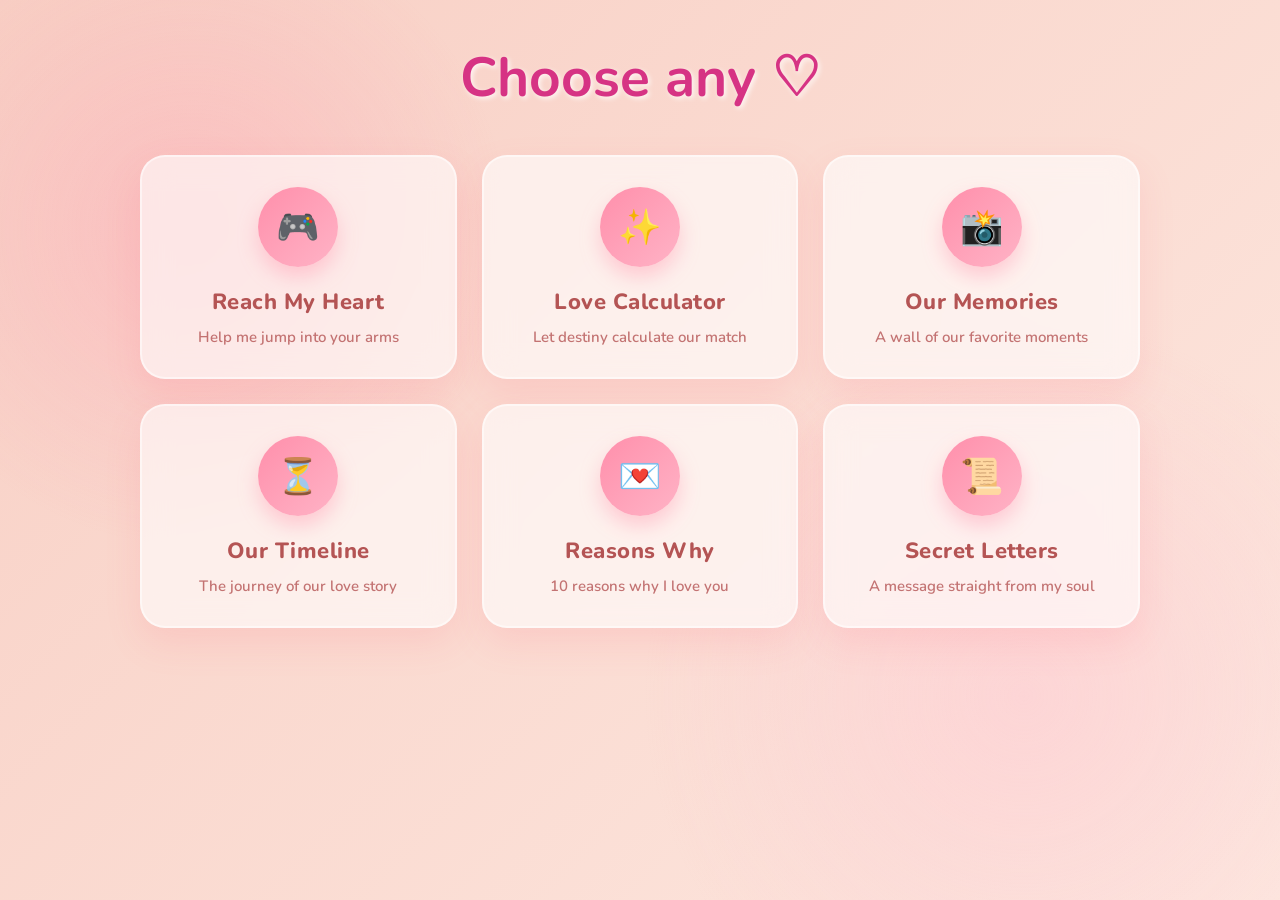
<file: page2.html>
<!DOCTYPE html>
<html lang="en">

<head>
    <meta charset="UTF-8">
    <meta name="viewport" content="width=device-width, initial-scale=1.0">
    <title>A Universe of Love 🌌</title>

    <link href="https://fonts.googleapis.com/css2?family=Alex+Brush&family=Nunito:wght@300;600;800&display=swap"
        rel="stylesheet">

    <style>
        * {
            margin: 0;
            padding: 0;
            box-sizing: border-box;
            font-family: 'Nunito', sans-serif;
        }

        body {
            background: linear-gradient(135deg, #f8cfc4, #fde7df);
            min-height: 100vh;
            display: flex;
            flex-direction: column;
            align-items: center;
            overflow-x: hidden;
            color: #b45454;
            padding: 40px 20px;
        }

        /* Animated Title */
        h1 {
            font-family: 'Nunito', sans-serif;
            font-size: 55px;
            text-align: center;
            margin-bottom: 40px;
            color: #d63384;
            text-shadow: 2px 2px 5px rgba(255, 255, 255, 0.8);
            animation: floatText 3s ease-in-out infinite;
            z-index: 10;
        }

        @keyframes floatText {

            0%,
            100% {
                transform: translateY(0);
            }

            50% {
                transform: translateY(-10px);
            }
        }

        /* Glassmorphic Grid */
        .grid-container {
            display: grid;
            grid-template-columns: repeat(auto-fit, minmax(280px, 1fr));
            gap: 25px;
            width: 100%;
            max-width: 1000px;
            z-index: 10;
        }

        /* Individual Gift Cards */
        .card {
            background: rgba(255, 255, 255, 0.6);
            backdrop-filter: blur(15px);
            -webkit-backdrop-filter: blur(15px);
            border-radius: 25px;
            padding: 30px 20px;
            text-align: center;
            text-decoration: none;
            color: #b45454;
            border: 2px solid rgba(255, 255, 255, 0.5);
            box-shadow: 0 15px 35px rgba(255, 107, 129, 0.15);
            transition: all 0.4s cubic-bezier(0.175, 0.885, 0.32, 1.275);
            position: relative;
            overflow: hidden;
            display: flex;
            flex-direction: column;
            justify-content: center;
            align-items: center;
            min-height: 220px;
            cursor: pointer;
        }

        .card:hover {
            transform: translateY(-15px) scale(1.03);
            background: rgba(255, 255, 255, 0.85);
            box-shadow: 0 25px 45px rgba(255, 107, 129, 0.3);
            border-color: #ff8fab;
        }

        /* Icon Container */
        .icon-circle {
            width: 80px;
            height: 80px;
            background: linear-gradient(135deg, #ff8fab, #ffb3c6);
            border-radius: 50%;
            display: flex;
            justify-content: center;
            align-items: center;
            font-size: 35px;
            margin-bottom: 20px;
            box-shadow: 0 10px 20px rgba(255, 143, 171, 0.4);
            transition: transform 0.4s;
            color: white;
        }

        .card:hover .icon-circle {
            transform: rotate(15deg) scale(1.1);
            background: linear-gradient(135deg, #ff6b81, #ff8fab);
        }

        .card h2 {
            font-size: 22px;
            font-weight: 800;
            margin-bottom: 10px;
            letter-spacing: 0.5px;
        }

        .card p {
            font-size: 15px;
            opacity: 0.8;
            font-weight: 600;
        }

        /* Floating Background Elements */
        .bg-element {
            position: fixed;
            border-radius: 50%;
            background: radial-gradient(circle, rgba(255, 255, 255, 0.8) 0%, rgba(255, 255, 255, 0) 70%);
            z-index: 1;
            pointer-events: none;
        }

        .blob1 {
            top: -10%;
            left: -10%;
            width: 50vw;
            height: 50vw;
            background: radial-gradient(circle, rgba(255, 143, 171, 0.3) 0%, rgba(255, 143, 171, 0) 70%);
        }

        .blob2 {
            bottom: -20%;
            right: -10%;
            width: 60vw;
            height: 60vw;
            background: radial-gradient(circle, rgba(255, 194, 209, 0.4) 0%, rgba(255, 194, 209, 0) 70%);
        }

        /* Responsive Tweaks */
        @media (max-width: 600px) {
            h1 {
                font-size: 50px;
            }

            .grid-container {
                grid-template-columns: 1fr;
            }

            .card {
                min-height: 180px;
                padding: 20px;
            }

            .icon-circle {
                width: 60px;
                height: 60px;
                font-size: 28px;
            }
        }
    </style>
</head>

<body>

    <!-- Soft glowing aesthetic blobs in the background -->
    <div class="bg-element blob1"></div>
    <div class="bg-element blob2"></div>

    <h1>Choose any ♡</h1>

    <div class="grid-container">

        <!-- 1. The Game -->
        <a href="game.html" class="card">
            <div class="icon-circle">🎮</div>
            <h2>Reach My Heart</h2>
            <p>Help me jump into your arms</p>
        </a>

        <!-- 2. The Calculator -->
        <a href="calculator.html" class="card">
            <div class="icon-circle">✨</div>
            <h2>Love Calculator</h2>
            <p>Let destiny calculate our match</p>
        </a>

        <!-- 3. The Gallery -->
        <a href="gallery.html" class="card">
            <div class="icon-circle">📸</div>
            <h2>Our Memories</h2>
            <p>A wall of our favorite moments</p>
        </a>

        <!-- 4. The Timeline -->
        <a href="timeline.html" class="card">
            <div class="icon-circle">⏳</div>
            <h2>Our Timeline</h2>
            <p>The journey of our love story</p>
        </a>

        <!-- 5. Reasons Why -->
        <a href="reasons.html" class="card">
            <div class="icon-circle">💌</div>
            <h2>Reasons Why</h2>
            <p>10 reasons why I love you</p>
        </a>

        <!-- 6. Letters -->
        <a href="letters.html" class="card">
            <div class="icon-circle">📜</div>
            <h2>Secret Letters</h2>
            <p>A message straight from my soul</p>
        </a>

    </div>

    <script>
        // Subtle floating hearts effect behind the glass
        function createGlassHeart() {
            const heart = document.createElement("div");
            heart.style.position = "fixed";
            heart.style.left = Math.random() * 100 + "vw";
            heart.style.top = "110vh";
            heart.innerHTML = "🤍";
            heart.style.fontSize = (Math.random() * 20 + 10) + "px";
            heart.style.opacity = Math.random() * 0.4 + 0.1;
            heart.style.zIndex = 2; // Under the cards
            heart.style.pointerEvents = "none";

            // Animation via JS for performance
            heart.animate([
                { transform: 'translateY(0) rotate(0deg)' },
                { transform: `translateY(-120vh) rotate(${Math.random() * 360}deg)` }
            ], {
                duration: Math.random() * 6000 + 8000,
                easing: 'linear',
                fill: 'forwards'
            }).onfinish = () => heart.remove();

            document.body.appendChild(heart);
        }

        setInterval(createGlassHeart, 1000);
    </script>

</body>

</html>
</file>
